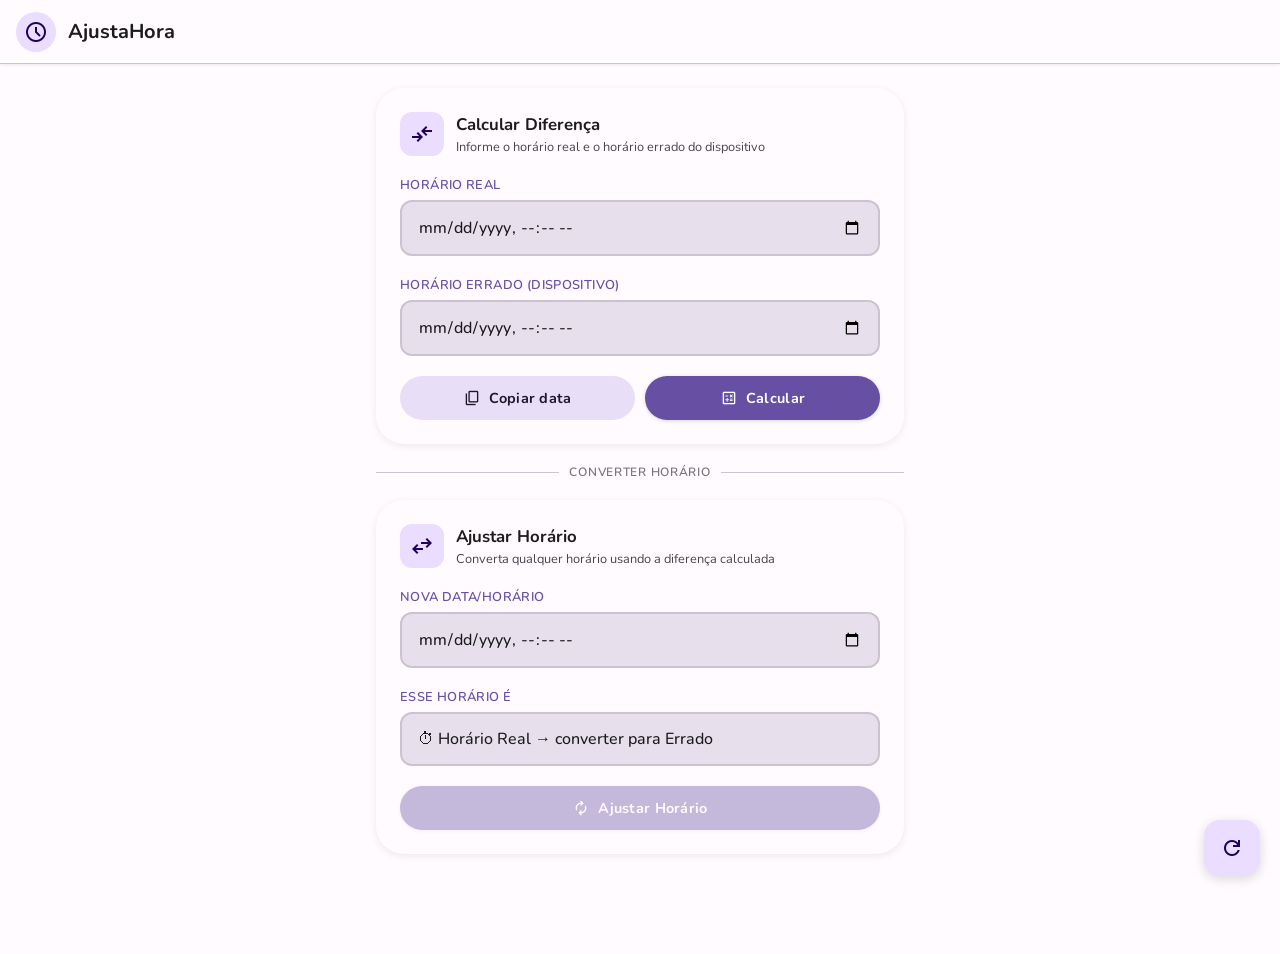
<file: index.html>
<!DOCTYPE html>
<html lang="pt-BR">
<head>
  <meta charset="UTF-8" />
  <meta name="viewport" content="width=device-width, initial-scale=1.0, viewport-fit=cover" />
  <meta name="theme-color" content="#6750A4" />
  <meta name="description" content="Calculadora de Ajuste de Horários para câmeras e dispositivos com relógio incorreto." />
  <meta name="mobile-web-app-capable" content="yes" />
  <meta name="apple-mobile-web-app-capable" content="yes" />
  <meta name="apple-mobile-web-app-status-bar-style" content="black-translucent" />
  <meta name="apple-mobile-web-app-title" content="AjustaHora" />

  <title>AjustaHora</title>
  <link rel="manifest" href="manifest.json" />

  <!-- Google Fonts: Material Symbols + Nunito -->
  <link href="https://fonts.googleapis.com/css2?family=Nunito:wght@400;500;600;700;800&display=swap" rel="stylesheet" />
  <link href="https://fonts.googleapis.com/css2?family=Material+Symbols+Outlined:opsz,wght,FILL,GRAD@20..48,100..700,0..1,-50..200" rel="stylesheet" />

  <style>
    /* ── Material You Tokens ─────────────────────────────────── */
    :root {
      --md-primary:        #6750A4;
      --md-on-primary:     #FFFFFF;
      --md-primary-container: #EADDFF;
      --md-on-primary-container: #21005D;

      --md-secondary:      #625B71;
      --md-on-secondary:   #FFFFFF;
      --md-secondary-container: #E8DEF8;
      --md-on-secondary-container: #1D192B;

      --md-surface:        #FFFBFE;
      --md-surface-variant:#E7E0EC;
      --md-on-surface:     #1C1B1F;
      --md-on-surface-variant: #49454F;
      --md-outline:        #79747E;
      --md-outline-variant:#CAC4D0;

      --md-error:          #B3261E;
      --md-error-container:#F9DEDC;
      --md-on-error-container:#410E0B;

      --md-success:        #386A20;
      --md-success-container: #B7F397;
      --md-on-success-container: #072100;

      --md-info-container: #D3E4FF;
      --md-on-info-container: #001B3D;

      --md-background:     #FFFBFE;
      --md-shadow:         rgba(0,0,0,.08);
      --md-shadow-md:      rgba(0,0,0,.15);

      --radius-xs: 4px;
      --radius-sm: 8px;
      --radius-md: 12px;
      --radius-lg: 16px;
      --radius-xl: 28px;
      --radius-full: 9999px;

      --ease-standard: cubic-bezier(.2,0,0,1);
      --ease-decelerate: cubic-bezier(0,0,0,1);
      --ease-accelerate: cubic-bezier(.3,0.1,1,1);
    }

    /* ── Dark scheme ───────────────────────────────────────── */
    @media (prefers-color-scheme: dark) {
      :root {
        --md-primary:        #D0BCFF;
        --md-on-primary:     #381E72;
        --md-primary-container: #4F378B;
        --md-on-primary-container: #EADDFF;

        --md-secondary:      #CCC2DC;
        --md-on-secondary:   #332D41;
        --md-secondary-container: #4A4458;
        --md-on-secondary-container: #E8DEF8;

        --md-surface:        #1C1B1F;
        --md-surface-variant:#49454F;
        --md-on-surface:     #E6E1E5;
        --md-on-surface-variant: #CAC4D0;
        --md-outline:        #938F99;
        --md-outline-variant:#49454F;

        --md-error:          #F2B8B5;
        --md-error-container:#8C1D18;
        --md-on-error-container:#F9DEDC;

        --md-success:        #9CD67D;
        --md-success-container: #1F5200;
        --md-on-success-container: #B7F397;

        --md-info-container: #004787;
        --md-on-info-container: #D3E4FF;

        --md-background:     #1C1B1F;
        --md-shadow:         rgba(0,0,0,.3);
        --md-shadow-md:      rgba(0,0,0,.45);
      }
    }

    /* ── Reset ─────────────────────────────────────────────── */
    *, *::before, *::after { box-sizing: border-box; margin: 0; padding: 0; }

    body {
      font-family: 'Nunito', sans-serif;
      background: var(--md-background);
      color: var(--md-on-surface);
      min-height: 100dvh;
      display: flex;
      flex-direction: column;
    }

    /* ── Top App Bar ────────────────────────────────────────── */
    .top-app-bar {
      background: var(--md-surface);
      border-bottom: 1px solid var(--md-outline-variant);
      padding: 0 16px;
      height: 64px;
      display: flex;
      align-items: center;
      gap: 12px;
      position: sticky;
      top: 0;
      z-index: 100;
      box-shadow: 0 1px 3px var(--md-shadow);
    }
    .top-app-bar-icon {
      width: 40px; height: 40px;
      border-radius: var(--radius-full);
      background: var(--md-primary-container);
      display: grid; place-items: center;
      color: var(--md-on-primary-container);
      flex-shrink: 0;
    }
    .top-app-bar h1 {
      font-size: 1.25rem;
      font-weight: 700;
      color: var(--md-on-surface);
      flex: 1;
    }
    .install-btn {
      display: none;
      align-items: center;
      gap: 6px;
      padding: 8px 16px;
      border: none;
      border-radius: var(--radius-full);
      background: var(--md-secondary-container);
      color: var(--md-on-secondary-container);
      font-family: inherit;
      font-size: .875rem;
      font-weight: 600;
      cursor: pointer;
      transition: filter .2s var(--ease-standard);
    }
    .install-btn:hover { filter: brightness(.92); }
    .install-btn.visible { display: flex; }

    /* ── Main layout ────────────────────────────────────────── */
    main {
      flex: 1;
      padding: 24px 16px 100px;
      max-width: 560px;
      width: 100%;
      margin: 0 auto;
      display: flex;
      flex-direction: column;
      gap: 20px;
    }

    /* ── Cards ──────────────────────────────────────────────── */
    .card {
      background: var(--md-surface);
      border-radius: var(--radius-xl);
      padding: 24px;
      box-shadow: 0 2px 8px var(--md-shadow);
      display: flex;
      flex-direction: column;
      gap: 20px;
      animation: slide-up .35s var(--ease-decelerate) both;
    }
    .card:nth-child(2) { animation-delay: .06s; }
    .card:nth-child(3) { animation-delay: .12s; }

    @keyframes slide-up {
      from { opacity: 0; transform: translateY(20px); }
      to   { opacity: 1; transform: translateY(0); }
    }

    .card-header {
      display: flex;
      align-items: center;
      gap: 12px;
    }
    .card-header-icon {
      width: 44px; height: 44px;
      border-radius: var(--radius-md);
      background: var(--md-primary-container);
      display: grid; place-items: center;
      color: var(--md-on-primary-container);
      flex-shrink: 0;
    }
    .card-header-text h2 {
      font-size: 1.05rem;
      font-weight: 700;
      color: var(--md-on-surface);
    }
    .card-header-text p {
      font-size: .8rem;
      color: var(--md-on-surface-variant);
      margin-top: 2px;
    }

    /* ── Form fields (Material You outlined style) ──────────── */
    .field {
      display: flex;
      flex-direction: column;
      gap: 6px;
    }
    .field label {
      font-size: .8rem;
      font-weight: 600;
      color: var(--md-primary);
      letter-spacing: .03em;
      text-transform: uppercase;
    }
    .field-input-wrap {
      position: relative;
    }
    .field input,
    .field select {
      width: 100%;
      padding: 14px 16px;
      background: var(--md-surface-variant);
      border: 2px solid var(--md-outline-variant);
      border-radius: var(--radius-md);
      font-family: inherit;
      font-size: 1rem;
      font-weight: 500;
      color: var(--md-on-surface);
      outline: none;
      transition: border-color .2s var(--ease-standard),
                  box-shadow .2s var(--ease-standard);
      -webkit-appearance: none;
    }
    .field input:focus,
    .field select:focus {
      border-color: var(--md-primary);
      box-shadow: 0 0 0 3px color-mix(in srgb, var(--md-primary) 20%, transparent);
    }
    /* colorscheme for datetime pickers */
    .field input { color-scheme: light dark; }

    /* ── Divider row ────────────────────────────────────────── */
    .divider {
      display: flex;
      align-items: center;
      gap: 10px;
      color: var(--md-outline);
      font-size: .75rem;
      font-weight: 600;
      text-transform: uppercase;
      letter-spacing: .06em;
    }
    .divider::before, .divider::after {
      content: '';
      flex: 1;
      height: 1px;
      background: var(--md-outline-variant);
    }

    /* ── Buttons ────────────────────────────────────────────── */
    .btn-row {
      display: flex;
      gap: 10px;
      flex-wrap: wrap;
    }
    .btn {
      flex: 1;
      min-width: 0;
      display: inline-flex;
      align-items: center;
      justify-content: center;
      gap: 8px;
      padding: 12px 20px;
      border: none;
      border-radius: var(--radius-full);
      font-family: inherit;
      font-size: .9rem;
      font-weight: 700;
      cursor: pointer;
      letter-spacing: .02em;
      transition: filter .2s var(--ease-standard),
                  transform .1s var(--ease-standard),
                  box-shadow .2s var(--ease-standard);
      position: relative;
      overflow: hidden;
    }
    .btn:active { transform: scale(.97); }
    .btn .material-symbols-outlined { font-size: 18px; }

    .btn-filled {
      background: var(--md-primary);
      color: var(--md-on-primary);
      box-shadow: 0 1px 4px var(--md-shadow-md);
    }
    .btn-filled:hover { filter: brightness(1.1); }

    .btn-tonal {
      background: var(--md-secondary-container);
      color: var(--md-on-secondary-container);
    }
    .btn-tonal:hover { filter: brightness(.94); }

    .btn-outlined {
      background: transparent;
      color: var(--md-primary);
      border: 2px solid var(--md-outline);
    }
    .btn-outlined:hover { background: color-mix(in srgb, var(--md-primary) 8%, transparent); }

    .btn:disabled {
      opacity: .38;
      cursor: not-allowed;
      pointer-events: none;
    }

    /* ── Result chips ───────────────────────────────────────── */
    .result-box {
      border-radius: var(--radius-lg);
      padding: 18px;
      display: none;
      gap: 12px;
      flex-direction: column;
      animation: fade-in .25s var(--ease-decelerate);
    }
    .result-box.visible { display: flex; }

    @keyframes fade-in {
      from { opacity: 0; transform: scale(.97); }
      to   { opacity: 1; transform: scale(1); }
    }

    .result-box.info {
      background: var(--md-info-container);
      color: var(--md-on-info-container);
    }
    .result-box.success {
      background: var(--md-success-container);
      color: var(--md-on-success-container);
    }
    .result-box.error {
      background: var(--md-error-container);
      color: var(--md-on-error-container);
    }

    .result-label {
      font-size: .75rem;
      font-weight: 700;
      text-transform: uppercase;
      letter-spacing: .08em;
      opacity: .75;
    }
    .result-value {
      font-size: 1.05rem;
      font-weight: 700;
      line-height: 1.5;
    }

    /* ── Snackbar ───────────────────────────────────────────── */
    .snackbar {
      position: fixed;
      bottom: 24px;
      left: 50%;
      transform: translateX(-50%) translateY(80px);
      background: #313033;
      color: #E6E1E5;
      padding: 14px 24px;
      border-radius: var(--radius-full);
      font-size: .9rem;
      font-weight: 600;
      box-shadow: 0 4px 12px rgba(0,0,0,.35);
      z-index: 1000;
      transition: transform .3s var(--ease-decelerate), opacity .3s;
      opacity: 0;
      white-space: nowrap;
    }
    .snackbar.show {
      transform: translateX(-50%) translateY(0);
      opacity: 1;
    }

    /* ── FAB (reset) ────────────────────────────────────────── */
    .fab {
      position: fixed;
      bottom: 24px;
      right: 20px;
      width: 56px; height: 56px;
      border-radius: var(--radius-lg);
      border: none;
      background: var(--md-primary-container);
      color: var(--md-on-primary-container);
      display: grid; place-items: center;
      cursor: pointer;
      box-shadow: 0 3px 12px var(--md-shadow-md);
      transition: transform .2s var(--ease-standard),
                  box-shadow .2s var(--ease-standard);
      z-index: 50;
    }
    .fab:hover { transform: scale(1.05); box-shadow: 0 6px 18px var(--md-shadow-md); }
    .fab:active { transform: scale(.95); }

    /* ── Responsive ─────────────────────────────────────────── */
    @media (max-width: 400px) {
      .top-app-bar h1 { font-size: 1.05rem; }
      .card { padding: 18px; }
      .btn { padding: 11px 14px; font-size: .82rem; }
    }

    /* ── PWA safe area ──────────────────────────────────────── */
    @supports (padding: max(0px)) {
      main { padding-bottom: max(100px, calc(env(safe-area-inset-bottom) + 80px)); }
    }
  </style>
</head>
<body>

  <!-- Top App Bar -->
  <header class="top-app-bar">
    <div class="top-app-bar-icon">
      <span class="material-symbols-outlined">schedule</span>
    </div>
    <h1>AjustaHora</h1>
    <button class="install-btn" id="install-btn">
      <span class="material-symbols-outlined" style="font-size:16px">download</span>
      Instalar
    </button>
  </header>

  <main>

    <!-- Card 1: Calcular diferença -->
    <div class="card">
      <div class="card-header">
        <div class="card-header-icon">
          <span class="material-symbols-outlined">compare_arrows</span>
        </div>
        <div class="card-header-text">
          <h2>Calcular Diferença</h2>
          <p>Informe o horário real e o horário errado do dispositivo</p>
        </div>
      </div>

      <div class="field">
        <label for="real-date">Horário Real</label>
        <input type="datetime-local" id="real-date" />
      </div>

      <div class="field">
        <label for="wrong-date">Horário Errado (dispositivo)</label>
        <input type="datetime-local" id="wrong-date" />
      </div>

      <div class="btn-row">
        <button class="btn btn-tonal" onclick="copyRealToWrong()">
          <span class="material-symbols-outlined">content_copy</span>
          Copiar data
        </button>
        <button class="btn btn-filled" onclick="calculateDifference()">
          <span class="material-symbols-outlined">calculate</span>
          Calcular
        </button>
      </div>

      <div class="result-box info" id="difference-box">
        <span class="result-label">Diferença calculada</span>
        <span class="result-value" id="difference"></span>
      </div>
    </div>

    <!-- Divider -->
    <div class="divider">Converter horário</div>

    <!-- Card 2: Ajustar -->
    <div class="card">
      <div class="card-header">
        <div class="card-header-icon">
          <span class="material-symbols-outlined">swap_horiz</span>
        </div>
        <div class="card-header-text">
          <h2>Ajustar Horário</h2>
          <p>Converta qualquer horário usando a diferença calculada</p>
        </div>
      </div>

      <div class="field">
        <label for="new-date">Nova Data/Horário</label>
        <input type="datetime-local" id="new-date" />
      </div>

      <div class="field">
        <label for="new-date-type">Esse horário é</label>
        <select id="new-date-type">
          <option value="real">⏱ Horário Real → converter para Errado</option>
          <option value="wrong">📷 Horário Errado → converter para Real</option>
        </select>
      </div>

      <button class="btn btn-filled" onclick="adjustDate()" disabled id="adjust-button">
        <span class="material-symbols-outlined">autorenew</span>
        Ajustar Horário
      </button>

      <div class="result-box success" id="result-box">
        <span class="result-label" id="result-label">Resultado</span>
        <span class="result-value" id="result"></span>
      </div>
    </div>

  </main>

  <!-- FAB: resetar -->
  <button class="fab" onclick="resetAll()" title="Limpar tudo">
    <span class="material-symbols-outlined">refresh</span>
  </button>

  <!-- Snackbar -->
  <div class="snackbar" id="snackbar"></div>

  <!-- ── Service Worker & PWA install ───────────────────────── -->
  <script>
    /* ── State ── */
    let timeDifference = 0;
    let deferredPrompt = null;

    /* ── Snackbar ── */
    function showSnack(msg, duration = 2800) {
      const sb = document.getElementById('snackbar');
      sb.textContent = msg;
      sb.classList.add('show');
      setTimeout(() => sb.classList.remove('show'), duration);
    }

    /* ── Copy real → wrong ── */
    function copyRealToWrong() {
      const val = document.getElementById('real-date').value;
      if (!val) { showSnack('Preencha o Horário Real primeiro.'); return; }
      document.getElementById('wrong-date').value = val;
      showSnack('Data copiada para o campo Horário Errado.');
    }

    /* ── Calculate difference ── */
    function calculateDifference() {
      const rVal = document.getElementById('real-date').value;
      const wVal = document.getElementById('wrong-date').value;
      if (!rVal || !wVal) { showSnack('Preencha os dois campos de data.'); return; }

      const realDate  = new Date(rVal);
      const wrongDate = new Date(wVal);
      if (isNaN(realDate) || isNaN(wrongDate)) { showSnack('Datas inválidas.'); return; }

      timeDifference = realDate - wrongDate;
      const abs = Math.abs(timeDifference);
      const status = timeDifference > 0 ? '⏩ adiantado' : '⏪ atrasado';

      const totalSec = Math.floor(abs / 1000);
      const years   = Math.floor(totalSec / (60*60*24*365));
      const rem1    = totalSec % (60*60*24*365);
      const months  = Math.floor(rem1 / (60*60*24*30));
      const rem2    = rem1 % (60*60*24*30);
      const days    = Math.floor(rem2 / (60*60*24));
      const rem3    = rem2 % (60*60*24);
      const hours   = Math.floor(rem3 / 3600);
      const mins    = Math.floor((rem3 % 3600) / 60);
      const secs    = rem3 % 60;

      const parts = [];
      if (years)  parts.push(`${years} ano${years !== 1 ? 's' : ''}`);
      if (months) parts.push(`${months} ${months !== 1 ? 'meses' : 'mês'}`);
      if (days)   parts.push(`${days} dia${days !== 1 ? 's' : ''}`);
      if (hours)  parts.push(`${hours}h`);
      if (mins)   parts.push(`${mins}min`);
      parts.push(`${secs}s`);

      const box  = document.getElementById('difference-box');
      const text = document.getElementById('difference');
      text.textContent = `${parts.join(' ')} — dispositivo ${status}`;
      box.classList.add('visible');

      document.getElementById('adjust-button').disabled = false;
      showSnack('Diferença calculada com sucesso!');
    }

    /* ── Adjust date ── */
    function adjustDate() {
      const val = document.getElementById('new-date').value;
      if (!val) { showSnack('Informe a Nova Data/Horário.'); return; }

      const nd = new Date(val);
      if (isNaN(nd)) { showSnack('Data inválida.'); return; }

      const type = document.getElementById('new-date-type').value;
      let adjusted, labelText;

      if (type === 'real') {
        adjusted  = new Date(nd.getTime() - timeDifference);
        labelText = '📷 Horário Errado correspondente';
      } else {
        adjusted  = new Date(nd.getTime() + timeDifference);
        labelText = '✅ Horário Real correspondente';
      }

      const formatted = adjusted.toLocaleString('pt-BR', {
        day:'2-digit', month:'2-digit', year:'numeric',
        hour:'2-digit', minute:'2-digit', second:'2-digit'
      });

      document.getElementById('result-label').textContent = labelText;
      document.getElementById('result').textContent = formatted;
      document.getElementById('result-box').classList.add('visible');
    }

    /* ── Reset ── */
    function resetAll() {
      ['real-date','wrong-date','new-date'].forEach(id => document.getElementById(id).value = '');
      document.getElementById('new-date-type').value = 'real';
      document.getElementById('difference-box').classList.remove('visible');
      document.getElementById('result-box').classList.remove('visible');
      document.getElementById('adjust-button').disabled = true;
      timeDifference = 0;
      showSnack('Campos resetados.');
    }

    /* ── PWA: Install prompt ── */
    window.addEventListener('beforeinstallprompt', e => {
      e.preventDefault();
      deferredPrompt = e;
      document.getElementById('install-btn').classList.add('visible');
    });

    document.getElementById('install-btn').addEventListener('click', async () => {
      if (!deferredPrompt) return;
      deferredPrompt.prompt();
      const { outcome } = await deferredPrompt.userChoice;
      deferredPrompt = null;
      document.getElementById('install-btn').classList.remove('visible');
      if (outcome === 'accepted') showSnack('App instalado com sucesso! 🎉');
    });

    window.addEventListener('appinstalled', () => {
      document.getElementById('install-btn').classList.remove('visible');
    });

    /* ── Service Worker ── */
    if ('serviceWorker' in navigator) {
      navigator.serviceWorker.register('sw.js')
        .catch(err => console.warn('SW registration failed:', err));
    }
  </script>
</body>
</html>
</file>
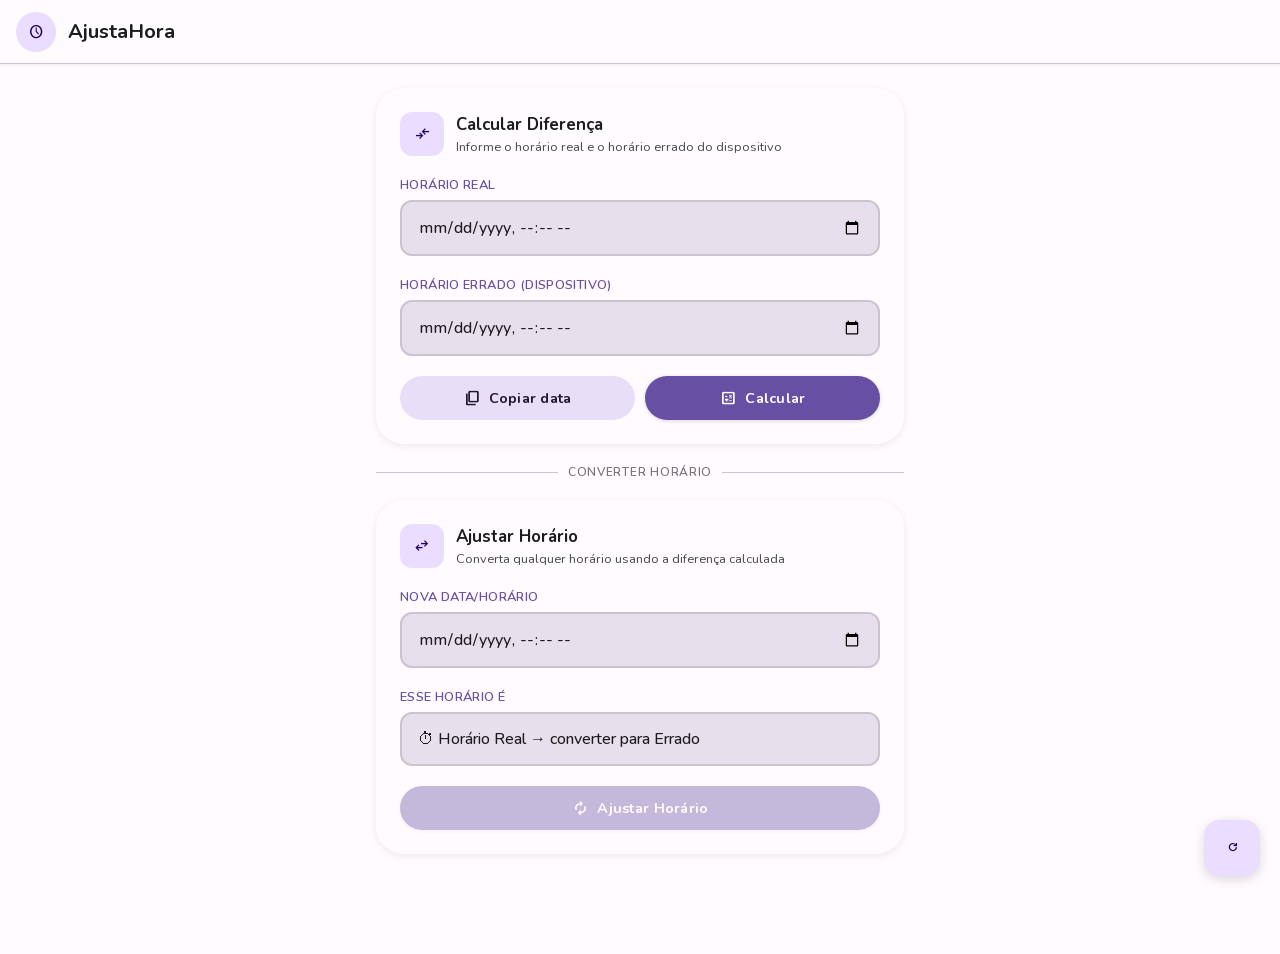
<file: android/app/src/main/assets/index.html>
<!DOCTYPE html>
<html lang="pt-BR">
<head>
  <meta charset="UTF-8" />
  <meta name="viewport" content="width=device-width, initial-scale=1.0, viewport-fit=cover" />
  <meta name="theme-color" content="#6750A4" />
  <meta name="description" content="Calculadora de Ajuste de Horários para câmeras e dispositivos com relógio incorreto." />
  <meta name="mobile-web-app-capable" content="yes" />
  <meta name="apple-mobile-web-app-capable" content="yes" />
  <meta name="apple-mobile-web-app-status-bar-style" content="black-translucent" />
  <meta name="apple-mobile-web-app-title" content="AjustaHora" />

  <title>AjustaHora</title>
  <link rel="manifest" href="manifest.json" />

  <!-- Google Fonts: Material Symbols + Nunito -->
  <link href="fonts/fonts.css" rel="stylesheet" />

  <style>
    /* ── Material You Tokens ─────────────────────────────────── */
    :root {
      --md-primary:        #6750A4;
      --md-on-primary:     #FFFFFF;
      --md-primary-container: #EADDFF;
      --md-on-primary-container: #21005D;

      --md-secondary:      #625B71;
      --md-on-secondary:   #FFFFFF;
      --md-secondary-container: #E8DEF8;
      --md-on-secondary-container: #1D192B;

      --md-surface:        #FFFBFE;
      --md-surface-variant:#E7E0EC;
      --md-on-surface:     #1C1B1F;
      --md-on-surface-variant: #49454F;
      --md-outline:        #79747E;
      --md-outline-variant:#CAC4D0;

      --md-error:          #B3261E;
      --md-error-container:#F9DEDC;
      --md-on-error-container:#410E0B;

      --md-success:        #386A20;
      --md-success-container: #B7F397;
      --md-on-success-container: #072100;

      --md-info-container: #D3E4FF;
      --md-on-info-container: #001B3D;

      --md-background:     #FFFBFE;
      --md-shadow:         rgba(0,0,0,.08);
      --md-shadow-md:      rgba(0,0,0,.15);

      --radius-xs: 4px;
      --radius-sm: 8px;
      --radius-md: 12px;
      --radius-lg: 16px;
      --radius-xl: 28px;
      --radius-full: 9999px;

      --ease-standard: cubic-bezier(.2,0,0,1);
      --ease-decelerate: cubic-bezier(0,0,0,1);
      --ease-accelerate: cubic-bezier(.3,0.1,1,1);
    }

    /* ── Dark scheme ───────────────────────────────────────── */
    @media (prefers-color-scheme: dark) {
      :root {
        --md-primary:        #D0BCFF;
        --md-on-primary:     #381E72;
        --md-primary-container: #4F378B;
        --md-on-primary-container: #EADDFF;

        --md-secondary:      #CCC2DC;
        --md-on-secondary:   #332D41;
        --md-secondary-container: #4A4458;
        --md-on-secondary-container: #E8DEF8;

        --md-surface:        #1C1B1F;
        --md-surface-variant:#49454F;
        --md-on-surface:     #E6E1E5;
        --md-on-surface-variant: #CAC4D0;
        --md-outline:        #938F99;
        --md-outline-variant:#49454F;

        --md-error:          #F2B8B5;
        --md-error-container:#8C1D18;
        --md-on-error-container:#F9DEDC;

        --md-success:        #9CD67D;
        --md-success-container: #1F5200;
        --md-on-success-container: #B7F397;

        --md-info-container: #004787;
        --md-on-info-container: #D3E4FF;

        --md-background:     #1C1B1F;
        --md-shadow:         rgba(0,0,0,.3);
        --md-shadow-md:      rgba(0,0,0,.45);
      }
    }

    /* ── Reset ─────────────────────────────────────────────── */
    *, *::before, *::after { box-sizing: border-box; margin: 0; padding: 0; }

    body {
      font-family: 'Nunito', sans-serif;
      background: var(--md-background);
      color: var(--md-on-surface);
      min-height: 100dvh;
      display: flex;
      flex-direction: column;
    }

    /* ── Top App Bar ────────────────────────────────────────── */
    .top-app-bar {
      background: var(--md-surface);
      border-bottom: 1px solid var(--md-outline-variant);
      padding: 0 16px;
      height: 64px;
      display: flex;
      align-items: center;
      gap: 12px;
      position: sticky;
      top: 0;
      z-index: 100;
      box-shadow: 0 1px 3px var(--md-shadow);
    }
    .top-app-bar-icon {
      width: 40px; height: 40px;
      border-radius: var(--radius-full);
      background: var(--md-primary-container);
      display: grid; place-items: center;
      color: var(--md-on-primary-container);
      flex-shrink: 0;
    }
    .top-app-bar h1 {
      font-size: 1.25rem;
      font-weight: 700;
      color: var(--md-on-surface);
      flex: 1;
    }
    .install-btn {
      display: none;
      align-items: center;
      gap: 6px;
      padding: 8px 16px;
      border: none;
      border-radius: var(--radius-full);
      background: var(--md-secondary-container);
      color: var(--md-on-secondary-container);
      font-family: inherit;
      font-size: .875rem;
      font-weight: 600;
      cursor: pointer;
      transition: filter .2s var(--ease-standard);
    }
    .install-btn:hover { filter: brightness(.92); }
    .install-btn.visible { display: flex; }

    /* ── Main layout ────────────────────────────────────────── */
    main {
      flex: 1;
      padding: 24px 16px 100px;
      max-width: 560px;
      width: 100%;
      margin: 0 auto;
      display: flex;
      flex-direction: column;
      gap: 20px;
    }

    /* ── Cards ──────────────────────────────────────────────── */
    .card {
      background: var(--md-surface);
      border-radius: var(--radius-xl);
      padding: 24px;
      box-shadow: 0 2px 8px var(--md-shadow);
      display: flex;
      flex-direction: column;
      gap: 20px;
      animation: slide-up .35s var(--ease-decelerate) both;
    }
    .card:nth-child(2) { animation-delay: .06s; }
    .card:nth-child(3) { animation-delay: .12s; }

    @keyframes slide-up {
      from { opacity: 0; transform: translateY(20px); }
      to   { opacity: 1; transform: translateY(0); }
    }

    .card-header {
      display: flex;
      align-items: center;
      gap: 12px;
    }
    .card-header-icon {
      width: 44px; height: 44px;
      border-radius: var(--radius-md);
      background: var(--md-primary-container);
      display: grid; place-items: center;
      color: var(--md-on-primary-container);
      flex-shrink: 0;
    }
    .card-header-text h2 {
      font-size: 1.05rem;
      font-weight: 700;
      color: var(--md-on-surface);
    }
    .card-header-text p {
      font-size: .8rem;
      color: var(--md-on-surface-variant);
      margin-top: 2px;
    }

    /* ── Form fields (Material You outlined style) ──────────── */
    .field {
      display: flex;
      flex-direction: column;
      gap: 6px;
    }
    .field label {
      font-size: .8rem;
      font-weight: 600;
      color: var(--md-primary);
      letter-spacing: .03em;
      text-transform: uppercase;
    }
    .field-input-wrap {
      position: relative;
    }
    .field input,
    .field select {
      width: 100%;
      padding: 14px 16px;
      background: var(--md-surface-variant);
      border: 2px solid var(--md-outline-variant);
      border-radius: var(--radius-md);
      font-family: inherit;
      font-size: 1rem;
      font-weight: 500;
      color: var(--md-on-surface);
      outline: none;
      transition: border-color .2s var(--ease-standard),
                  box-shadow .2s var(--ease-standard);
      -webkit-appearance: none;
    }
    .field input:focus,
    .field select:focus {
      border-color: var(--md-primary);
      box-shadow: 0 0 0 3px color-mix(in srgb, var(--md-primary) 20%, transparent);
    }
    /* colorscheme for datetime pickers */
    .field input { color-scheme: light dark; }

    /* ── Divider row ────────────────────────────────────────── */
    .divider {
      display: flex;
      align-items: center;
      gap: 10px;
      color: var(--md-outline);
      font-size: .75rem;
      font-weight: 600;
      text-transform: uppercase;
      letter-spacing: .06em;
    }
    .divider::before, .divider::after {
      content: '';
      flex: 1;
      height: 1px;
      background: var(--md-outline-variant);
    }

    /* ── Buttons ────────────────────────────────────────────── */
    .btn-row {
      display: flex;
      gap: 10px;
      flex-wrap: wrap;
    }
    .btn {
      flex: 1;
      min-width: 0;
      display: inline-flex;
      align-items: center;
      justify-content: center;
      gap: 8px;
      padding: 12px 20px;
      border: none;
      border-radius: var(--radius-full);
      font-family: inherit;
      font-size: .9rem;
      font-weight: 700;
      cursor: pointer;
      letter-spacing: .02em;
      transition: filter .2s var(--ease-standard),
                  transform .1s var(--ease-standard),
                  box-shadow .2s var(--ease-standard);
      position: relative;
      overflow: hidden;
    }
    .btn:active { transform: scale(.97); }
    .btn .material-symbols-outlined { font-size: 18px; }

    .btn-filled {
      background: var(--md-primary);
      color: var(--md-on-primary);
      box-shadow: 0 1px 4px var(--md-shadow-md);
    }
    .btn-filled:hover { filter: brightness(1.1); }

    .btn-tonal {
      background: var(--md-secondary-container);
      color: var(--md-on-secondary-container);
    }
    .btn-tonal:hover { filter: brightness(.94); }

    .btn-outlined {
      background: transparent;
      color: var(--md-primary);
      border: 2px solid var(--md-outline);
    }
    .btn-outlined:hover { background: color-mix(in srgb, var(--md-primary) 8%, transparent); }

    .btn:disabled {
      opacity: .38;
      cursor: not-allowed;
      pointer-events: none;
    }

    /* ── Result chips ───────────────────────────────────────── */
    .result-box {
      border-radius: var(--radius-lg);
      padding: 18px;
      display: none;
      gap: 12px;
      flex-direction: column;
      animation: fade-in .25s var(--ease-decelerate);
    }
    .result-box.visible { display: flex; }

    @keyframes fade-in {
      from { opacity: 0; transform: scale(.97); }
      to   { opacity: 1; transform: scale(1); }
    }

    .result-box.info {
      background: var(--md-info-container);
      color: var(--md-on-info-container);
    }
    .result-box.success {
      background: var(--md-success-container);
      color: var(--md-on-success-container);
    }
    .result-box.error {
      background: var(--md-error-container);
      color: var(--md-on-error-container);
    }

    .result-label {
      font-size: .75rem;
      font-weight: 700;
      text-transform: uppercase;
      letter-spacing: .08em;
      opacity: .75;
    }
    .result-value {
      font-size: 1.05rem;
      font-weight: 700;
      line-height: 1.5;
    }

    /* ── Snackbar ───────────────────────────────────────────── */
    .snackbar {
      position: fixed;
      bottom: 24px;
      left: 50%;
      transform: translateX(-50%) translateY(80px);
      background: #313033;
      color: #E6E1E5;
      padding: 14px 24px;
      border-radius: var(--radius-full);
      font-size: .9rem;
      font-weight: 600;
      box-shadow: 0 4px 12px rgba(0,0,0,.35);
      z-index: 1000;
      transition: transform .3s var(--ease-decelerate), opacity .3s;
      opacity: 0;
      white-space: nowrap;
    }
    .snackbar.show {
      transform: translateX(-50%) translateY(0);
      opacity: 1;
    }

    /* ── FAB (reset) ────────────────────────────────────────── */
    .fab {
      position: fixed;
      bottom: 24px;
      right: 20px;
      width: 56px; height: 56px;
      border-radius: var(--radius-lg);
      border: none;
      background: var(--md-primary-container);
      color: var(--md-on-primary-container);
      display: grid; place-items: center;
      cursor: pointer;
      box-shadow: 0 3px 12px var(--md-shadow-md);
      transition: transform .2s var(--ease-standard),
                  box-shadow .2s var(--ease-standard);
      z-index: 50;
    }
    .fab:hover { transform: scale(1.05); box-shadow: 0 6px 18px var(--md-shadow-md); }
    .fab:active { transform: scale(.95); }

    /* ── Responsive ─────────────────────────────────────────── */
    @media (max-width: 400px) {
      .top-app-bar h1 { font-size: 1.05rem; }
      .card { padding: 18px; }
      .btn { padding: 11px 14px; font-size: .82rem; }
    }

    /* ── PWA safe area ──────────────────────────────────────── */
    @supports (padding: max(0px)) {
      main { padding-bottom: max(100px, calc(env(safe-area-inset-bottom) + 80px)); }
    }
  </style>
</head>
<body>

  <!-- Top App Bar -->
  <header class="top-app-bar">
    <div class="top-app-bar-icon">
      <span class="material-symbols-outlined">schedule</span>
    </div>
    <h1>AjustaHora</h1>
    <button class="install-btn" id="install-btn">
      <span class="material-symbols-outlined" style="font-size:16px">download</span>
      Instalar
    </button>
  </header>

  <main>

    <!-- Card 1: Calcular diferença -->
    <div class="card">
      <div class="card-header">
        <div class="card-header-icon">
          <span class="material-symbols-outlined">compare_arrows</span>
        </div>
        <div class="card-header-text">
          <h2>Calcular Diferença</h2>
          <p>Informe o horário real e o horário errado do dispositivo</p>
        </div>
      </div>

      <div class="field">
        <label for="real-date">Horário Real</label>
        <input type="datetime-local" id="real-date" />
      </div>

      <div class="field">
        <label for="wrong-date">Horário Errado (dispositivo)</label>
        <input type="datetime-local" id="wrong-date" />
      </div>

      <div class="btn-row">
        <button class="btn btn-tonal" onclick="copyRealToWrong()">
          <span class="material-symbols-outlined">content_copy</span>
          Copiar data
        </button>
        <button class="btn btn-filled" onclick="calculateDifference()">
          <span class="material-symbols-outlined">calculate</span>
          Calcular
        </button>
      </div>

      <div class="result-box info" id="difference-box">
        <span class="result-label">Diferença calculada</span>
        <span class="result-value" id="difference"></span>
      </div>
    </div>

    <!-- Divider -->
    <div class="divider">Converter horário</div>

    <!-- Card 2: Ajustar -->
    <div class="card">
      <div class="card-header">
        <div class="card-header-icon">
          <span class="material-symbols-outlined">swap_horiz</span>
        </div>
        <div class="card-header-text">
          <h2>Ajustar Horário</h2>
          <p>Converta qualquer horário usando a diferença calculada</p>
        </div>
      </div>

      <div class="field">
        <label for="new-date">Nova Data/Horário</label>
        <input type="datetime-local" id="new-date" />
      </div>

      <div class="field">
        <label for="new-date-type">Esse horário é</label>
        <select id="new-date-type">
          <option value="real">⏱ Horário Real → converter para Errado</option>
          <option value="wrong">📷 Horário Errado → converter para Real</option>
        </select>
      </div>

      <button class="btn btn-filled" onclick="adjustDate()" disabled id="adjust-button">
        <span class="material-symbols-outlined">autorenew</span>
        Ajustar Horário
      </button>

      <div class="result-box success" id="result-box">
        <span class="result-label" id="result-label">Resultado</span>
        <span class="result-value" id="result"></span>
      </div>
    </div>

  </main>

  <!-- FAB: resetar -->
  <button class="fab" onclick="resetAll()" title="Limpar tudo">
    <span class="material-symbols-outlined">refresh</span>
  </button>

  <!-- Snackbar -->
  <div class="snackbar" id="snackbar"></div>

  <!-- ── Service Worker & PWA install ───────────────────────── -->
  <script>
    /* ── State ── */
    let timeDifference = 0;
    let deferredPrompt = null;

    /* ── Snackbar ── */
    function showSnack(msg, duration = 2800) {
      const sb = document.getElementById('snackbar');
      sb.textContent = msg;
      sb.classList.add('show');
      setTimeout(() => sb.classList.remove('show'), duration);
    }

    /* ── Copy real → wrong ── */
    function copyRealToWrong() {
      const val = document.getElementById('real-date').value;
      if (!val) { showSnack('Preencha o Horário Real primeiro.'); return; }
      document.getElementById('wrong-date').value = val;
      showSnack('Data copiada para o campo Horário Errado.');
    }

    /* ── Calculate difference ── */
    function calculateDifference() {
      const rVal = document.getElementById('real-date').value;
      const wVal = document.getElementById('wrong-date').value;
      if (!rVal || !wVal) { showSnack('Preencha os dois campos de data.'); return; }

      const realDate  = new Date(rVal);
      const wrongDate = new Date(wVal);
      if (isNaN(realDate) || isNaN(wrongDate)) { showSnack('Datas inválidas.'); return; }

      timeDifference = realDate - wrongDate;
      const abs = Math.abs(timeDifference);
      const status = timeDifference > 0 ? '⏩ adiantado' : '⏪ atrasado';

      const totalSec = Math.floor(abs / 1000);
      const years   = Math.floor(totalSec / (60*60*24*365));
      const rem1    = totalSec % (60*60*24*365);
      const months  = Math.floor(rem1 / (60*60*24*30));
      const rem2    = rem1 % (60*60*24*30);
      const days    = Math.floor(rem2 / (60*60*24));
      const rem3    = rem2 % (60*60*24);
      const hours   = Math.floor(rem3 / 3600);
      const mins    = Math.floor((rem3 % 3600) / 60);
      const secs    = rem3 % 60;

      const parts = [];
      if (years)  parts.push(`${years} ano${years !== 1 ? 's' : ''}`);
      if (months) parts.push(`${months} ${months !== 1 ? 'meses' : 'mês'}`);
      if (days)   parts.push(`${days} dia${days !== 1 ? 's' : ''}`);
      if (hours)  parts.push(`${hours}h`);
      if (mins)   parts.push(`${mins}min`);
      parts.push(`${secs}s`);

      const box  = document.getElementById('difference-box');
      const text = document.getElementById('difference');
      text.textContent = `${parts.join(' ')} — dispositivo ${status}`;
      box.classList.add('visible');

      document.getElementById('adjust-button').disabled = false;
      showSnack('Diferença calculada com sucesso!');
    }

    /* ── Adjust date ── */
    function adjustDate() {
      const val = document.getElementById('new-date').value;
      if (!val) { showSnack('Informe a Nova Data/Horário.'); return; }

      const nd = new Date(val);
      if (isNaN(nd)) { showSnack('Data inválida.'); return; }

      const type = document.getElementById('new-date-type').value;
      let adjusted, labelText;

      if (type === 'real') {
        adjusted  = new Date(nd.getTime() - timeDifference);
        labelText = '📷 Horário Errado correspondente';
      } else {
        adjusted  = new Date(nd.getTime() + timeDifference);
        labelText = '✅ Horário Real correspondente';
      }

      const formatted = adjusted.toLocaleString('pt-BR', {
        day:'2-digit', month:'2-digit', year:'numeric',
        hour:'2-digit', minute:'2-digit', second:'2-digit'
      });

      document.getElementById('result-label').textContent = labelText;
      document.getElementById('result').textContent = formatted;
      document.getElementById('result-box').classList.add('visible');
    }

    /* ── Reset ── */
    function resetAll() {
      ['real-date','wrong-date','new-date'].forEach(id => document.getElementById(id).value = '');
      document.getElementById('new-date-type').value = 'real';
      document.getElementById('difference-box').classList.remove('visible');
      document.getElementById('result-box').classList.remove('visible');
      document.getElementById('adjust-button').disabled = true;
      timeDifference = 0;
      showSnack('Campos resetados.');
    }

    /* ── PWA: Install prompt ── */
    window.addEventListener('beforeinstallprompt', e => {
      e.preventDefault();
      deferredPrompt = e;
      document.getElementById('install-btn').classList.add('visible');
    });

    document.getElementById('install-btn').addEventListener('click', async () => {
      if (!deferredPrompt) return;
      deferredPrompt.prompt();
      const { outcome } = await deferredPrompt.userChoice;
      deferredPrompt = null;
      document.getElementById('install-btn').classList.remove('visible');
      if (outcome === 'accepted') showSnack('App instalado com sucesso! 🎉');
    });

    window.addEventListener('appinstalled', () => {
      document.getElementById('install-btn').classList.remove('visible');
    });

    /* ── Service Worker ── */
    if ('serviceWorker' in navigator) {
      navigator.serviceWorker.register('sw.js')
        .catch(err => console.warn('SW registration failed:', err));
    }
  </script>
</body>
</html>
</file>
<file: android/app/src/main/assets/fonts/fonts.css>
@font-face{font-family:'Nunito';font-style:normal;font-weight:400;font-display:swap;src:url(nunito-latin-ext.woff2) format('woff2');unicode-range:U+0100-02BA, U+02BD-02C5, U+02C7-02CC, U+02CE-02D7, U+02DD-02FF, U+0304, U+0308, U+0329, U+1D00-1DBF, U+1E00-1E9F, U+1EF2-1EFF, U+2020, U+20A0-20AB, U+20AD-20C4, U+2113, U+2C60-2C7F, U+A720-A7FF;}
@font-face{font-family:'Nunito';font-style:normal;font-weight:400;font-display:swap;src:url(nunito-latin.woff2) format('woff2');unicode-range:U+0000-00FF, U+0131, U+0152-0153, U+02BB-02BC, U+02C6, U+02DA, U+02DC, U+0304, U+0308, U+0329, U+2000-206F, U+20AC, U+2122, U+2191, U+2193, U+2212, U+2215, U+FEFF, U+FFFD;}
@font-face{font-family:'Nunito';font-style:normal;font-weight:500;font-display:swap;src:url(nunito-latin-ext.woff2) format('woff2');unicode-range:U+0100-02BA, U+02BD-02C5, U+02C7-02CC, U+02CE-02D7, U+02DD-02FF, U+0304, U+0308, U+0329, U+1D00-1DBF, U+1E00-1E9F, U+1EF2-1EFF, U+2020, U+20A0-20AB, U+20AD-20C4, U+2113, U+2C60-2C7F, U+A720-A7FF;}
@font-face{font-family:'Nunito';font-style:normal;font-weight:500;font-display:swap;src:url(nunito-latin.woff2) format('woff2');unicode-range:U+0000-00FF, U+0131, U+0152-0153, U+02BB-02BC, U+02C6, U+02DA, U+02DC, U+0304, U+0308, U+0329, U+2000-206F, U+20AC, U+2122, U+2191, U+2193, U+2212, U+2215, U+FEFF, U+FFFD;}
@font-face{font-family:'Nunito';font-style:normal;font-weight:600;font-display:swap;src:url(nunito-latin-ext.woff2) format('woff2');unicode-range:U+0100-02BA, U+02BD-02C5, U+02C7-02CC, U+02CE-02D7, U+02DD-02FF, U+0304, U+0308, U+0329, U+1D00-1DBF, U+1E00-1E9F, U+1EF2-1EFF, U+2020, U+20A0-20AB, U+20AD-20C4, U+2113, U+2C60-2C7F, U+A720-A7FF;}
@font-face{font-family:'Nunito';font-style:normal;font-weight:600;font-display:swap;src:url(nunito-latin.woff2) format('woff2');unicode-range:U+0000-00FF, U+0131, U+0152-0153, U+02BB-02BC, U+02C6, U+02DA, U+02DC, U+0304, U+0308, U+0329, U+2000-206F, U+20AC, U+2122, U+2191, U+2193, U+2212, U+2215, U+FEFF, U+FFFD;}
@font-face{font-family:'Nunito';font-style:normal;font-weight:700;font-display:swap;src:url(nunito-latin-ext.woff2) format('woff2');unicode-range:U+0100-02BA, U+02BD-02C5, U+02C7-02CC, U+02CE-02D7, U+02DD-02FF, U+0304, U+0308, U+0329, U+1D00-1DBF, U+1E00-1E9F, U+1EF2-1EFF, U+2020, U+20A0-20AB, U+20AD-20C4, U+2113, U+2C60-2C7F, U+A720-A7FF;}
@font-face{font-family:'Nunito';font-style:normal;font-weight:700;font-display:swap;src:url(nunito-latin.woff2) format('woff2');unicode-range:U+0000-00FF, U+0131, U+0152-0153, U+02BB-02BC, U+02C6, U+02DA, U+02DC, U+0304, U+0308, U+0329, U+2000-206F, U+20AC, U+2122, U+2191, U+2193, U+2212, U+2215, U+FEFF, U+FFFD;}
@font-face{font-family:'Nunito';font-style:normal;font-weight:800;font-display:swap;src:url(nunito-latin-ext.woff2) format('woff2');unicode-range:U+0100-02BA, U+02BD-02C5, U+02C7-02CC, U+02CE-02D7, U+02DD-02FF, U+0304, U+0308, U+0329, U+1D00-1DBF, U+1E00-1E9F, U+1EF2-1EFF, U+2020, U+20A0-20AB, U+20AD-20C4, U+2113, U+2C60-2C7F, U+A720-A7FF;}
@font-face{font-family:'Nunito';font-style:normal;font-weight:800;font-display:swap;src:url(nunito-latin.woff2) format('woff2');unicode-range:U+0000-00FF, U+0131, U+0152-0153, U+02BB-02BC, U+02C6, U+02DA, U+02DC, U+0304, U+0308, U+0329, U+2000-206F, U+20AC, U+2122, U+2191, U+2193, U+2212, U+2215, U+FEFF, U+FFFD;}
@font-face{font-family:'Material Symbols Outlined';font-style:normal;font-weight:100 700;src:url(material-symbols-outlined.woff2) format('woff2');}
.material-symbols-outlined{font-family:'Material Symbols Outlined';font-weight:normal;font-style:normal;line-height:1;letter-spacing:normal;text-transform:none;display:inline-block;white-space:nowrap;word-wrap:normal;direction:ltr;-webkit-font-feature-settings:'liga';font-feature-settings:'liga';-webkit-font-smoothing:antialiased;}
</file>
